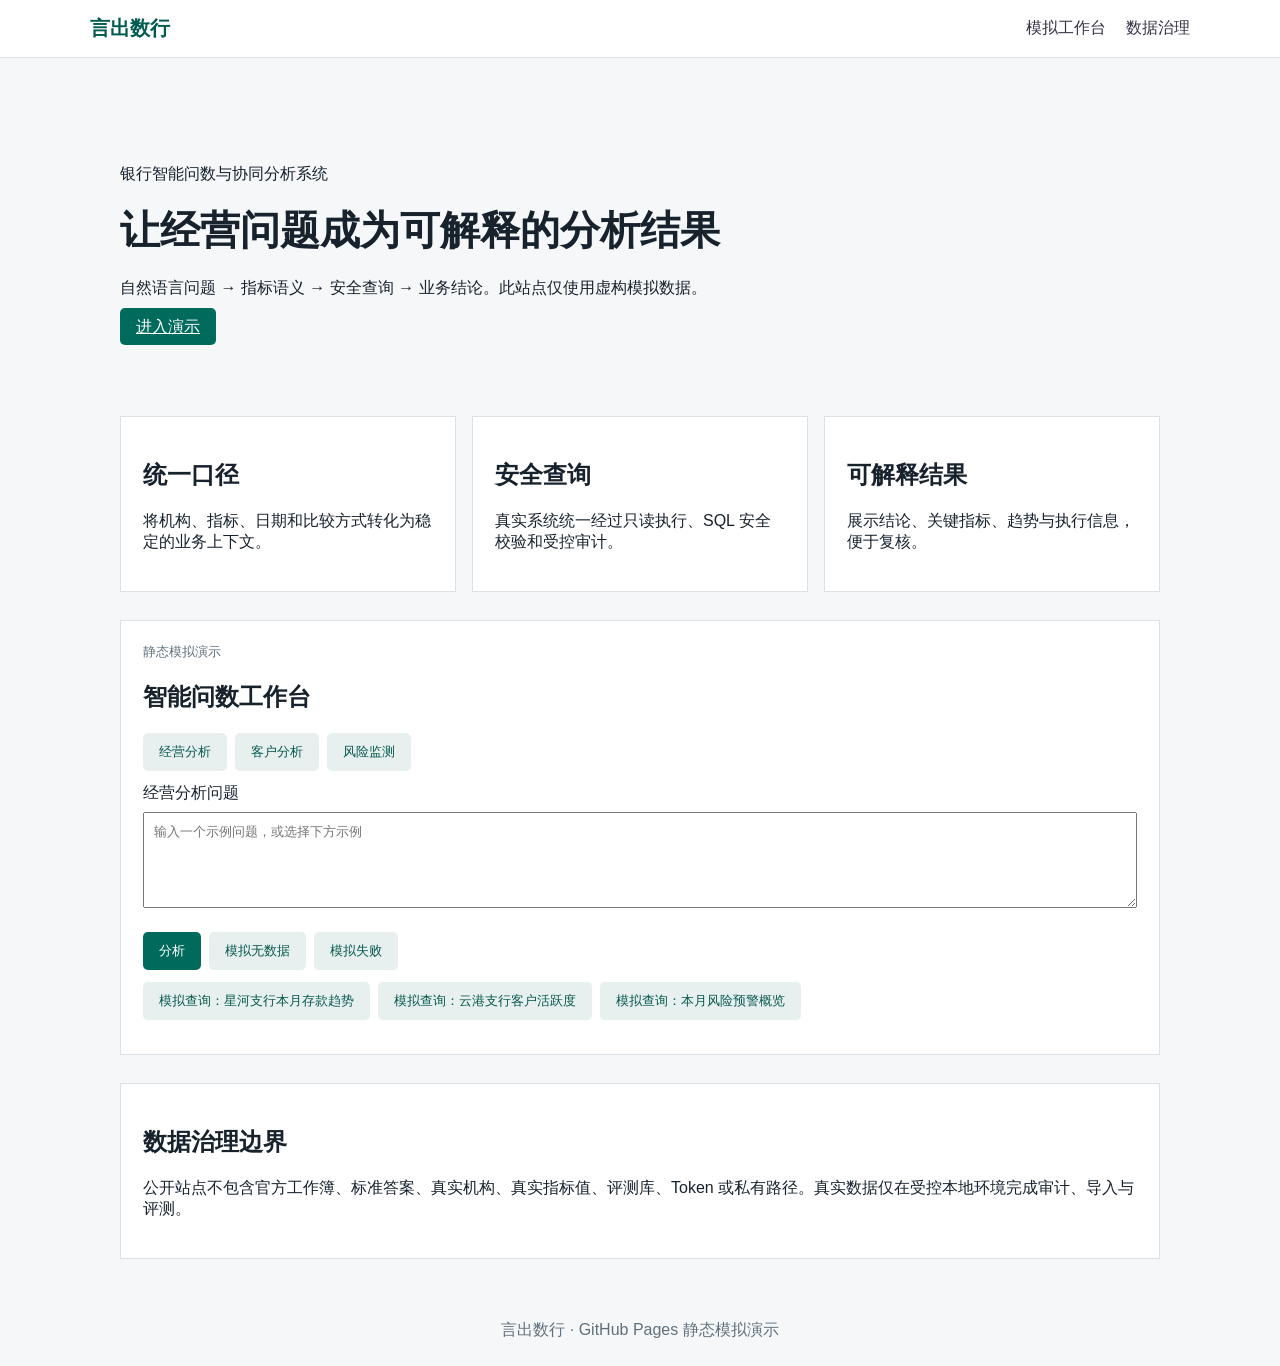
<file: site/index.html>
<!doctype html><html lang="zh-CN"><head><meta charset="utf-8"><meta name="viewport" content="width=device-width,initial-scale=1"><title>言出数行</title><link rel="stylesheet" href="assets/styles.css"></head><body>
<header><strong>言出数行</strong><nav><a href="#demo">模拟工作台</a><a href="#governance">数据治理</a></nav></header>
<main><section class="hero"><p>银行智能问数与协同分析系统</p><h1>让经营问题成为可解释的分析结果</h1><p>自然语言问题 → 指标语义 → 安全查询 → 业务结论。此站点仅使用虚构模拟数据。</p><a class="primary" href="#demo">进入演示</a></section>
<section class="grid"><article><h2>统一口径</h2><p>将机构、指标、日期和比较方式转化为稳定的业务上下文。</p></article><article><h2>安全查询</h2><p>真实系统统一经过只读执行、SQL 安全校验和受控审计。</p></article><article><h2>可解释结果</h2><p>展示结论、关键指标、趋势与执行信息，便于复核。</p></article></section>
<section id="demo" class="workbench"><div class="label">静态模拟演示</div><h2>智能问数工作台</h2><div class="scenarios" id="scenarios"></div><label for="question">经营分析问题</label><textarea id="question" placeholder="输入一个示例问题，或选择下方示例"></textarea><div class="actions"><button id="run">分析</button><button class="secondary" id="no-data">模拟无数据</button><button class="secondary" id="failure">模拟失败</button></div><div id="examples" class="examples"></div><div id="result" aria-live="polite"></div></section>
<section id="governance"><h2>数据治理边界</h2><p>公开站点不包含官方工作簿、标准答案、真实机构、真实指标值、评测库、Token 或私有路径。真实数据仅在受控本地环境完成审计、导入与评测。</p></section></main><footer>言出数行 · GitHub Pages 静态模拟演示</footer><script src="assets/demo-data.js"></script><script src="assets/app.js"></script></body></html>
</file>
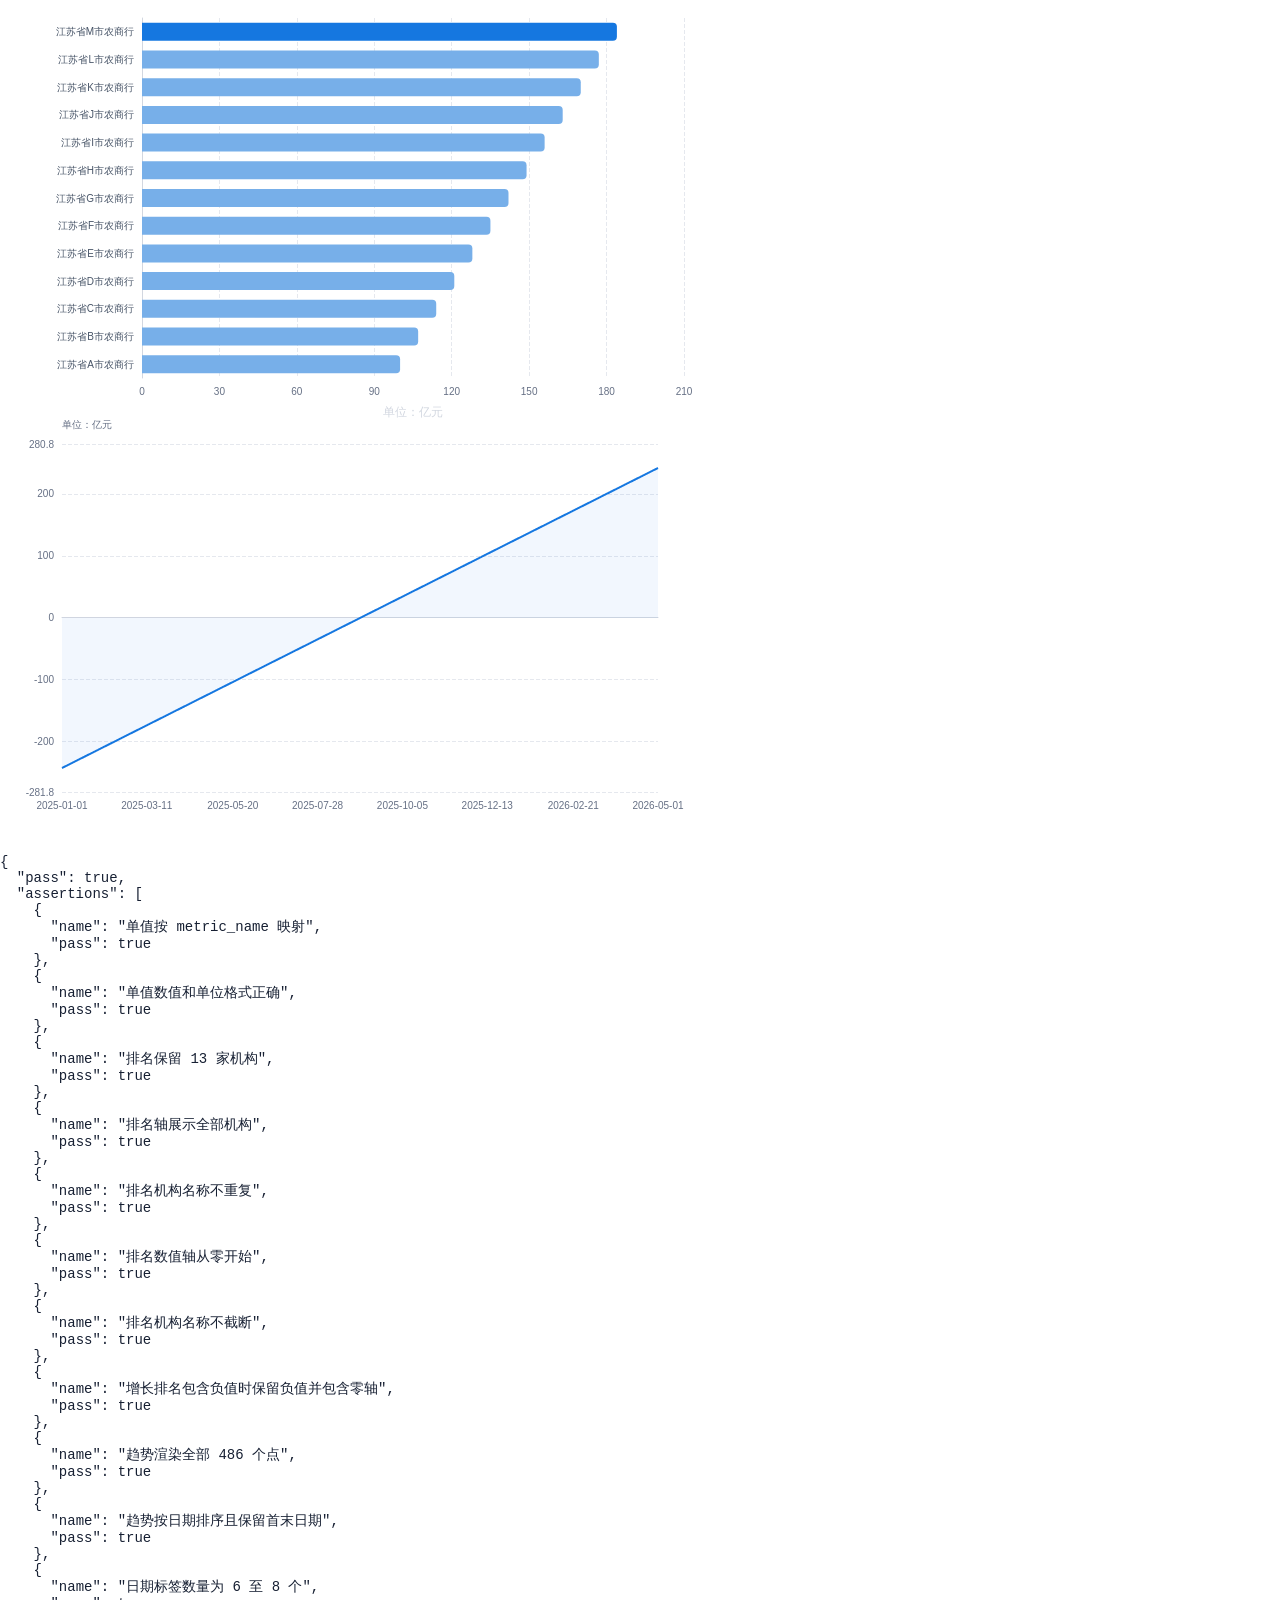
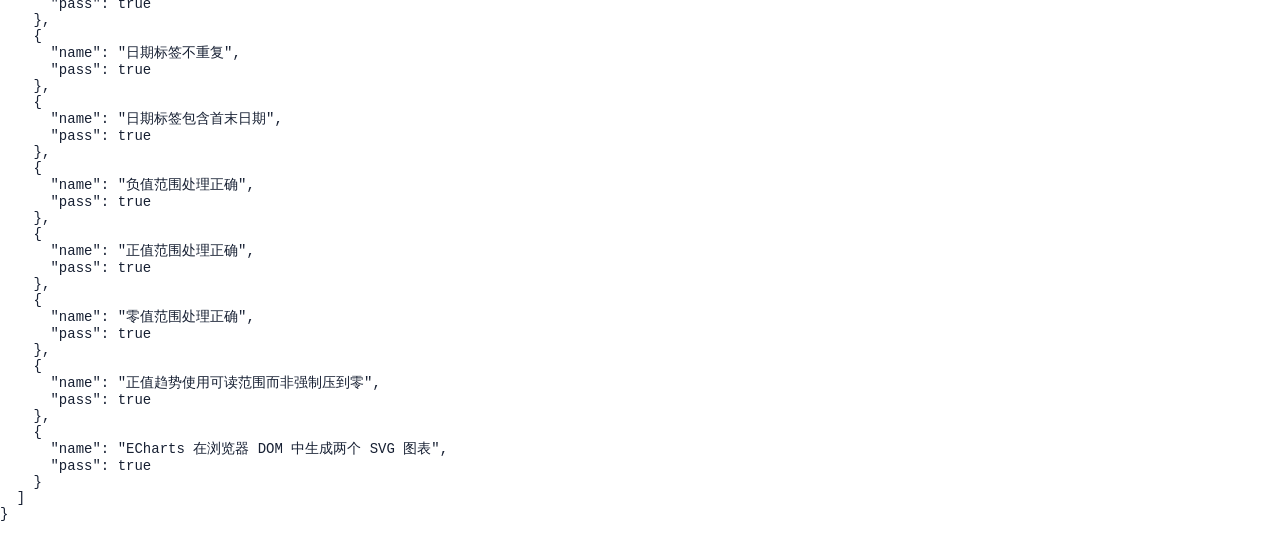
<file: candidate_frontend/chart_audit.html>
<!doctype html>
<html lang="zh-CN">
<head>
  <meta charset="utf-8">
  <title>言出数行图表浏览器审计</title>
  <style>
    body { margin: 0; font: 14px sans-serif; color: #172033; }
    .chart { width: 720px; height: 420px; }
    #audit-report { white-space: pre-wrap; }
  </style>
</head>
<body data-audit="running">
  <div id="ranking" class="chart"></div>
  <div id="trend" class="chart"></div>
  <pre id="audit-report"></pre>
  <script src="echarts.min.js"></script>
  <script src="result_adapter.js"></script>
  <script>
    (() => {
      const assertions = [];
      const assert = (condition, name) => {
        assertions.push({ name, pass: Boolean(condition) });
        if (!condition) throw new Error(name);
      };
      const dateText = index => {
        const date = new Date(Date.UTC(2025, 0, 1 + index));
        return date.toISOString().slice(0, 10);
      };
      try {
        const adapter = window.YCSXResultAdapter;
        const columns = ["metric_unit", "data_date", "institution_name", "metric_value", "metric_name"];
        const singleModel = adapter.adapt({ columns, rows: [["亿元", "2026-06-30", "江苏省A市农商行", 41.7, "各项存款余额"]] });
        const single = adapter.singleValue(singleModel);
        assert(single.metricName === "各项存款余额", "单值按 metric_name 映射");
        assert(single.valueText === "41.70 亿元", "单值数值和单位格式正确");

        const rankingRows = Array.from({ length: 13 }, (_, index) => [
          "亿元", "2026-06-30", `江苏省${String.fromCharCode(65 + index)}市农商行`, 100 + index * 7, "各项贷款余额",
        ]);
        const rankingModel = adapter.adapt({ columns, rows: rankingRows });
        const rankingItems = adapter.ranking(rankingModel);
        const rankingOption = adapter.rankingOption(rankingModel);
        assert(rankingItems.length === 13, "排名保留 13 家机构");
        assert(rankingOption.yAxis.data.length === 13, "排名轴展示全部机构");
        assert(new Set(rankingOption.yAxis.data).size === 13, "排名机构名称不重复");
        assert(rankingOption.xAxis.min === 0, "排名数值轴从零开始");
        assert(!Object.prototype.hasOwnProperty.call(rankingOption.yAxis.axisLabel, "overflow"), "排名机构名称不截断");
        const negativeRanking = adapter.rankingOption(adapter.adapt({ columns, rows: [["亿元", "2026-06-30", "江苏省A市农商行", -2, "各项贷款余额"], ["亿元", "2026-06-30", "江苏省B市农商行", 3, "各项贷款余额"]] }));
        assert(negativeRanking.xAxis.min === -2, "增长排名包含负值时保留负值并包含零轴");

        const trendRows = Array.from({ length: 486 }, (_, index) => [
          "亿元", dateText(index), "江苏省A市农商行", index - 243, "各项存款余额",
        ]);
        const trendModel = adapter.adapt({ columns, rows: trendRows.slice().reverse() });
        const trendItems = adapter.trend(trendModel);
        const trendOption = adapter.trendOption(trendModel);
        const audit = trendOption.__audit;
        assert(trendItems.length === 486 && trendOption.series[0].data.length === 486, "趋势渲染全部 486 个点");
        assert(audit.firstDate === dateText(0) && audit.lastDate === dateText(485), "趋势按日期排序且保留首末日期");
        assert(audit.axisLabels.length >= 6 && audit.axisLabels.length <= 8, "日期标签数量为 6 至 8 个");
        assert(new Set(audit.axisLabels).size === audit.axisLabels.length, "日期标签不重复");
        assert(audit.axisLabels[0] === audit.firstDate && audit.axisLabels.at(-1) === audit.lastDate, "日期标签包含首末日期");
        assert(trendOption.yAxis.min({ min: -9, max: 5 }) < -9, "负值范围处理正确");
        assert(trendOption.yAxis.max({ min: -9, max: 5 }) > 5, "正值范围处理正确");
        assert(trendOption.yAxis.min({ min: 0, max: 5 }) === 0, "零值范围处理正确");
        assert(trendOption.yAxis.min({ min: 3, max: 5 }) > 0, "正值趋势使用可读范围而非强制压到零");

        const rankingChart = echarts.init(document.getElementById("ranking"), null, { renderer: "svg" });
        const trendChart = echarts.init(document.getElementById("trend"), null, { renderer: "svg" });
        const { __audit: ignored, ...visibleTrendOption } = trendOption;
        rankingChart.setOption(rankingOption);
        trendChart.setOption(visibleTrendOption);
        assert(document.querySelectorAll("svg").length === 2, "ECharts 在浏览器 DOM 中生成两个 SVG 图表");

        document.body.dataset.audit = "pass";
        document.getElementById("audit-report").textContent = JSON.stringify({ pass: true, assertions }, null, 2);
      } catch (error) {
        document.body.dataset.audit = "fail";
        document.getElementById("audit-report").textContent = JSON.stringify({ pass: false, error: String(error), assertions }, null, 2);
      }
    })();
  </script>
</body>
</html>
</file>
<file: site/assets/styles.css>
:root{font-family:Arial,"Microsoft YaHei",sans-serif;color:#17222d;background:#f5f7f8}*{box-sizing:border-box}body{margin:0}header{height:58px;background:#fff;display:flex;align-items:center;justify-content:space-between;padding:0 7%;border-bottom:1px solid #dbe1e5}header strong{font-size:20px;color:#005b4f}nav a{margin-left:20px;color:#334;text-decoration:none}main{max-width:1080px;margin:auto;padding:36px 20px}.hero{padding:50px 0}.hero h1{font-size:40px;margin:8px 0}.hero p{max-width:680px;line-height:1.7}.primary,button{background:#006b5d;color:#fff;border:0;padding:10px 16px;border-radius:5px;cursor:pointer}.grid{display:grid;grid-template-columns:repeat(3,1fr);gap:16px}.grid article,.workbench,#governance{background:#fff;border:1px solid #dbe1e5;padding:22px;margin-top:28px}.workbench textarea{width:100%;height:96px;margin:8px 0;padding:10px}.scenarios,.examples,.actions{display:flex;gap:8px;flex-wrap:wrap;margin:12px 0}.chip,.example,.secondary{background:#e7f0ef;color:#07594f}.result{margin-top:22px;border-top:1px solid #dbe1e5;padding-top:18px}.metrics{display:grid;grid-template-columns:repeat(3,1fr);gap:10px}.metrics div{border-left:3px solid #00a28d;padding:8px;background:#f2faf8}.metrics span,.label{display:block;color:#60707c;font-size:13px}.metrics b{font-size:20px}table{border-collapse:collapse;width:100%}th,td{padding:9px;border-bottom:1px solid #dde3e6;text-align:left}.state,.loading{margin-top:18px;padding:14px;background:#fff5df}footer{text-align:center;padding:25px;color:#60707c}@media(max-width:680px){.grid,.metrics{grid-template-columns:1fr}.hero h1{font-size:30px}}
</file>
